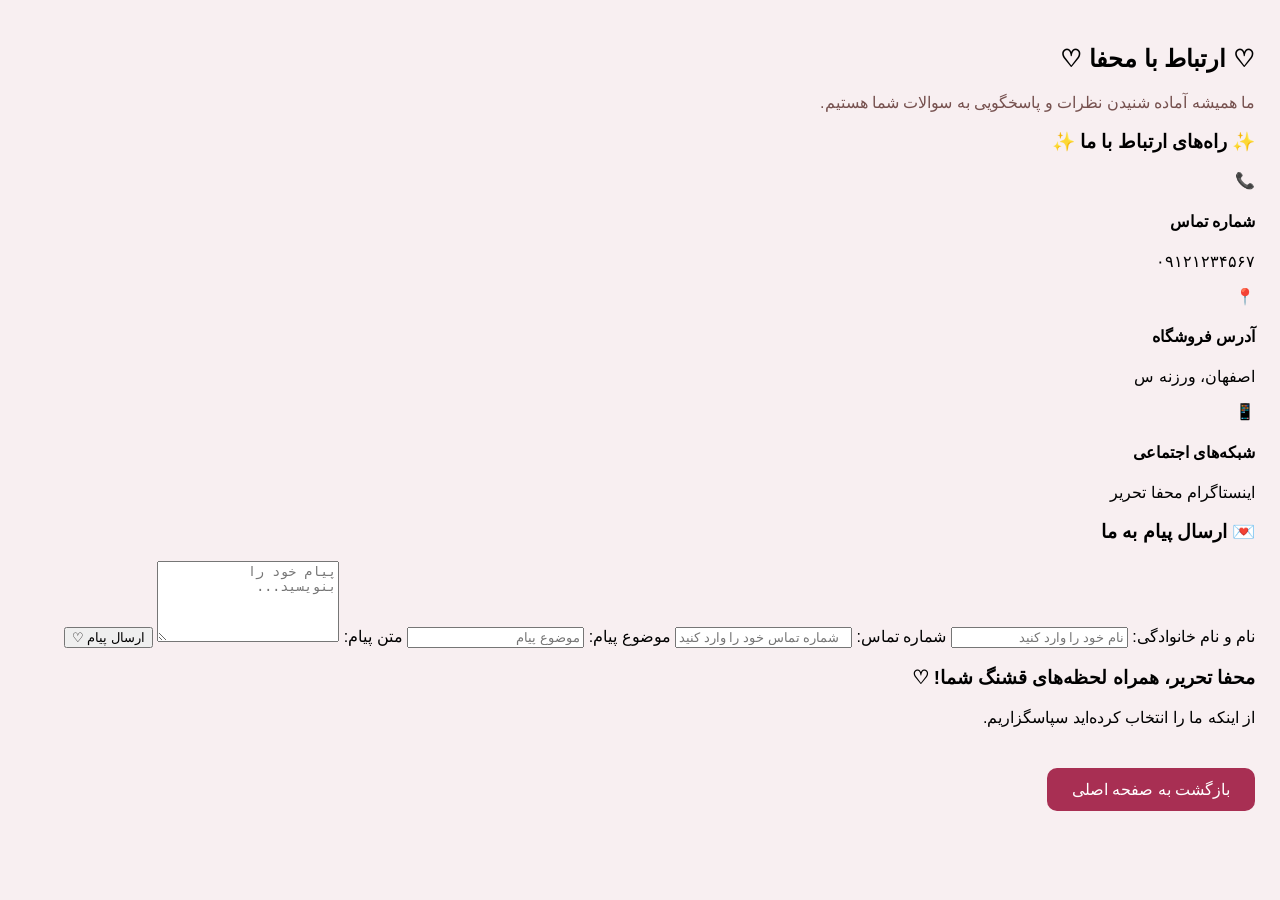
<file: artbat.html>
<!doctype html>
<html lang="fa" dir="rtl">
<head>
    <meta charset="utf-8">
    <meta name="viewport" content="width=device-width, initial-scale=1">
    <title>ارتباط با ما | محفا تحریر</title>
    <link rel="stylesheet" href=style-5.css>
</head>

<body>

<div class="contact-page">

    <h2>♡ ارتباط با محفا ♡</h2>

    <p class="description">
        ما همیشه آماده شنیدن نظرات و پاسخگویی به سوالات شما هستیم.
    </p>

    <h3>✨ راه‌های ارتباط با ما ✨</h3>

    <div class="contact-grid">

        <div class="contact-card">
            <div class="icon">📞</div>
            <h4>شماره تماس</h4>
            <p>۰۹۱۲۱۲۳۴۵۶۷</p>
        </div>

        <div class="contact-card">
            <div class="icon">📍</div>
            <h4>آدرس فروشگاه</h4>
            <p>اصفهان، ورزنه س</p>
        </div>

        <div class="contact-card">
            <div class="icon">📱</div>
            <h4>شبکه‌های اجتماعی</h4>
            <p>اینستاگرام محفا تحریر</p>
        </div>

    </div>

    <div class="contact-form">

        <h3>💌 ارسال پیام به ما</h3>

        <form>

            <label>نام و نام خانوادگی:</label>
            <input type="text" placeholder="نام خود را وارد کنید">

            <label>شماره تماس:</label>
            <input type="tel" placeholder="شماره تماس خود را وارد کنید">

            <label>موضوع پیام:</label>
            <input type="text" placeholder="موضوع پیام">

            <label>متن پیام:</label>
            <textarea rows="5" placeholder="پیام خود را بنویسید..."></textarea>

            <button type="submit">ارسال پیام ♡</button>

        </form>

    </div>

    <div class="contact-banner">
        <h3>محفا تحریر، همراه لحظه‌های قشنگ شما! ♡</h3>
        <p>از اینکه ما را انتخاب کرده‌اید سپاسگزاریم.</p>
    </div>

    <a href="index.html" class="back-home">
        بازگشت به صفحه اصلی
    </a>

</div>

</body>
</html>
</file>
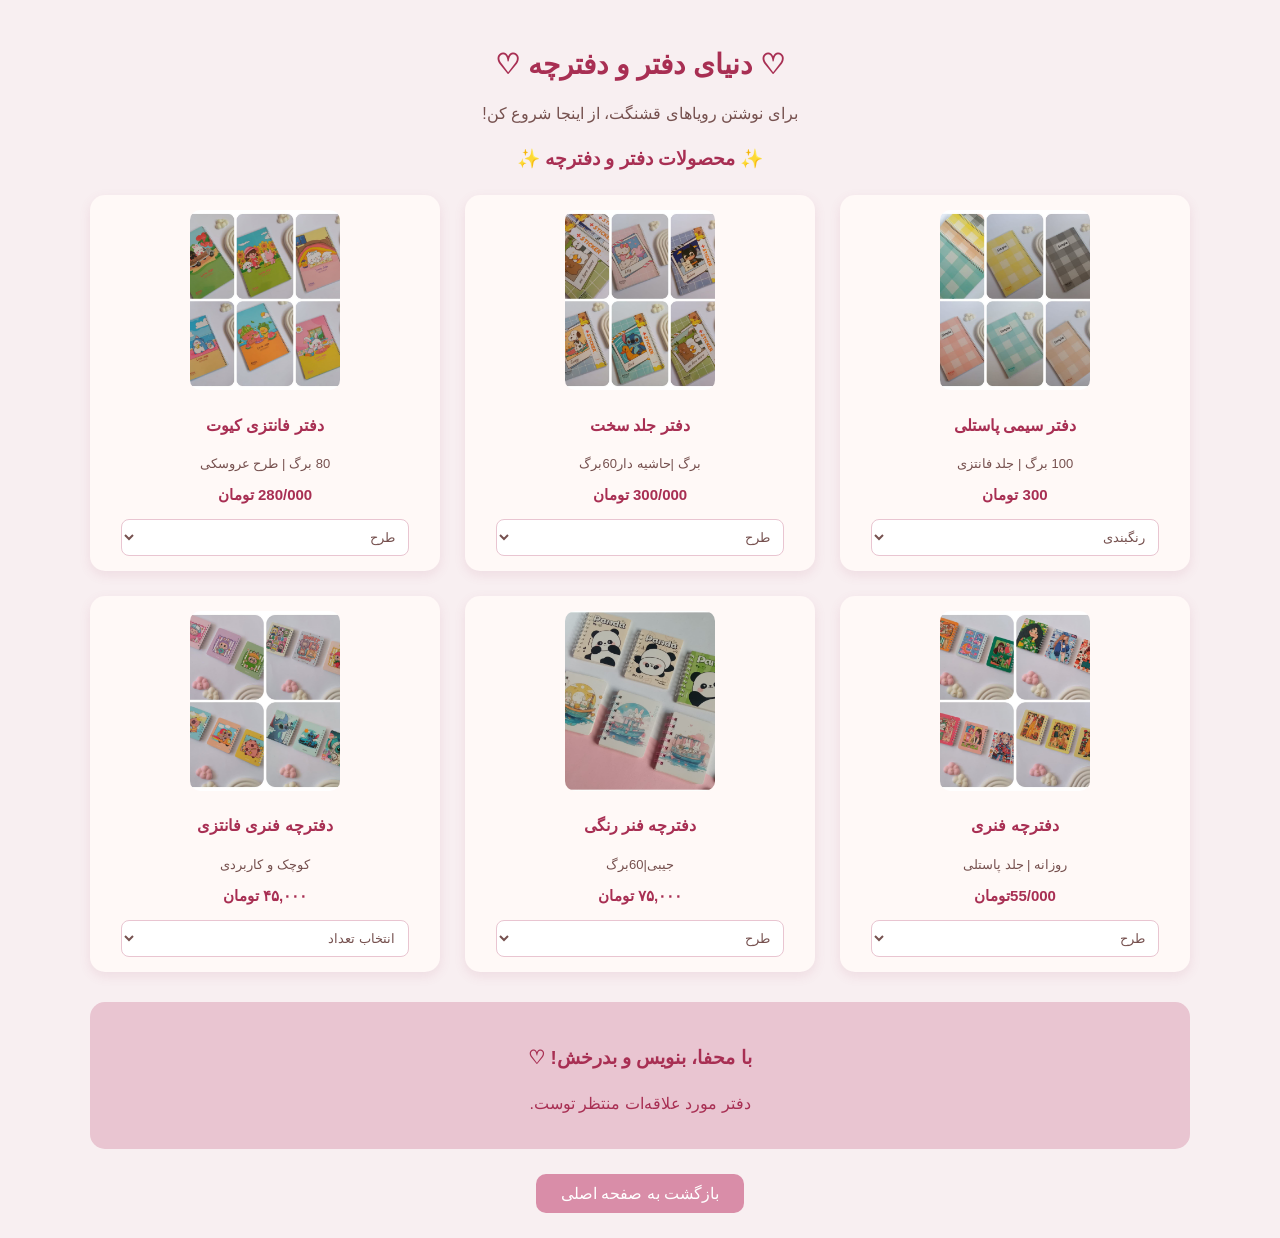
<file: daftar.html>
<!doctype html>
<html lang="fa" dir="rtl">

<head>
    <meta charset="utf-8">
    <meta name="viewport" content="width=device-width, initial-scale=1">
    <title>دفتر و دفترچه | محفا تحریر</title>
    <link rel="stylesheet" href="style-1.css">
</head>

<body>

    <div class="notebook-page">

        <h2>♡ دنیای دفتر و دفترچه ♡</h2>

        <p class="description">
            برای نوشتن رویاهای قشنگت، از اینجا شروع کن!
        </p>

        <h3>✨ محصولات دفتر و دفترچه ✨</h3>

        <div class="notebook-grid">

            <div class="notebook-card">
                <img src="67abf6e2-3511-4031-b8d6-132970fde6b1.jpg" class="img">
                <h4>دفتر سیمی پاستلی</h4>
                <p>100 برگ | جلد فانتزی</p>
                <p class="price">300 تومان</p>
                <select>
                    <option>رنگبندی </option>
                    <option>ابی</option>
                    <option>زرد</option>
                    <option>طوسی</option>
					<option>نارنجی</option>
                </select>
            </div>

            <div class="notebook-card">
                <img src="d1492d7c-e74a-48a1-a52e-ba90905afad7.jpg"  class="img">
                <h4>دفتر جلد سخت</h4>
                <p>برگ |حاشیه دار60برگ</p>
                <p class="price">300/000 تومان</p>
                <select>
                   <option>طرح</option>
                    <option>خرگوش</option>
                    <option>خرس</option>
                    <option>ادم برفی</option>
                </select>
            </div>

            <div class="notebook-card">
                <img src="51b519a8-e585-4034-ab97-c06a02648eac.jpg"  class="img">
                <h4>دفتر فانتزی کیوت</h4>
                <p>80 برگ | طرح عروسکی</p>
                <p class="price">280/000 تومان</p>
                <select>
                    <option>طرح</option>
                    <option>کیتی</option>
                    <option>اسپایدرمن</option>
                    <option> خرس های کله فندقی</option>
                </select>
            </div>

            <div class="notebook-card">
                <img src="4495f013-8e8f-47ae-9817-4f996203f92e.jpg"  class="img">
                <h4>دفترچه فنری</h4>
                <p>روزانه | جلد پاستلی</p>
                <p class="price">55/000تومان</p>
                <select>
                    <option>طرح</option>
                    <option>ارسال رندوم </option>
                   
                </select>
            </div>

            <div class="notebook-card">
                <img src="e6fd0b5e-c69b-4866-a256-105282b1aa74.jpg"  class="img">
                <h4>دفترچه فنر رنگی</h4>
                <p>جیبی|60برگ</p>
                <p class="price">۷۵,۰۰۰ تومان</p>
                <select>
                    <option>طرح</option>
                    <option>خرگوش</option>
                    <option>پاندا</option>
                </select>
            </div>

            <div class="notebook-card">
                <img src="ad214508-3d08-4897-b83d-f3724fc51d76.jpg" class="img">
                <h4>دفترچه فنری فانتزی</h4>
                <p>کوچک و کاربردی</p>
                <p class="price">۴۵,۰۰۰ تومان</p>
                <select>
                    <option>انتخاب تعداد</option>
                    <option>۱ عدد</option>
                    <option>۲ عدد</option>
                    <option>۳ عدد</option>
                </select>
            </div>

        </div>

        <div class="notebook-banner">
            <h3>با محفا، بنویس و بدرخش! ♡</h3>
            <p>دفتر مورد علاقه‌ات منتظر توست.</p>
        </div>

        <a href="index.html" class="back-home">
            بازگشت به صفحه اصلی
        </a>

    </div>

</body>
</html>
</file>
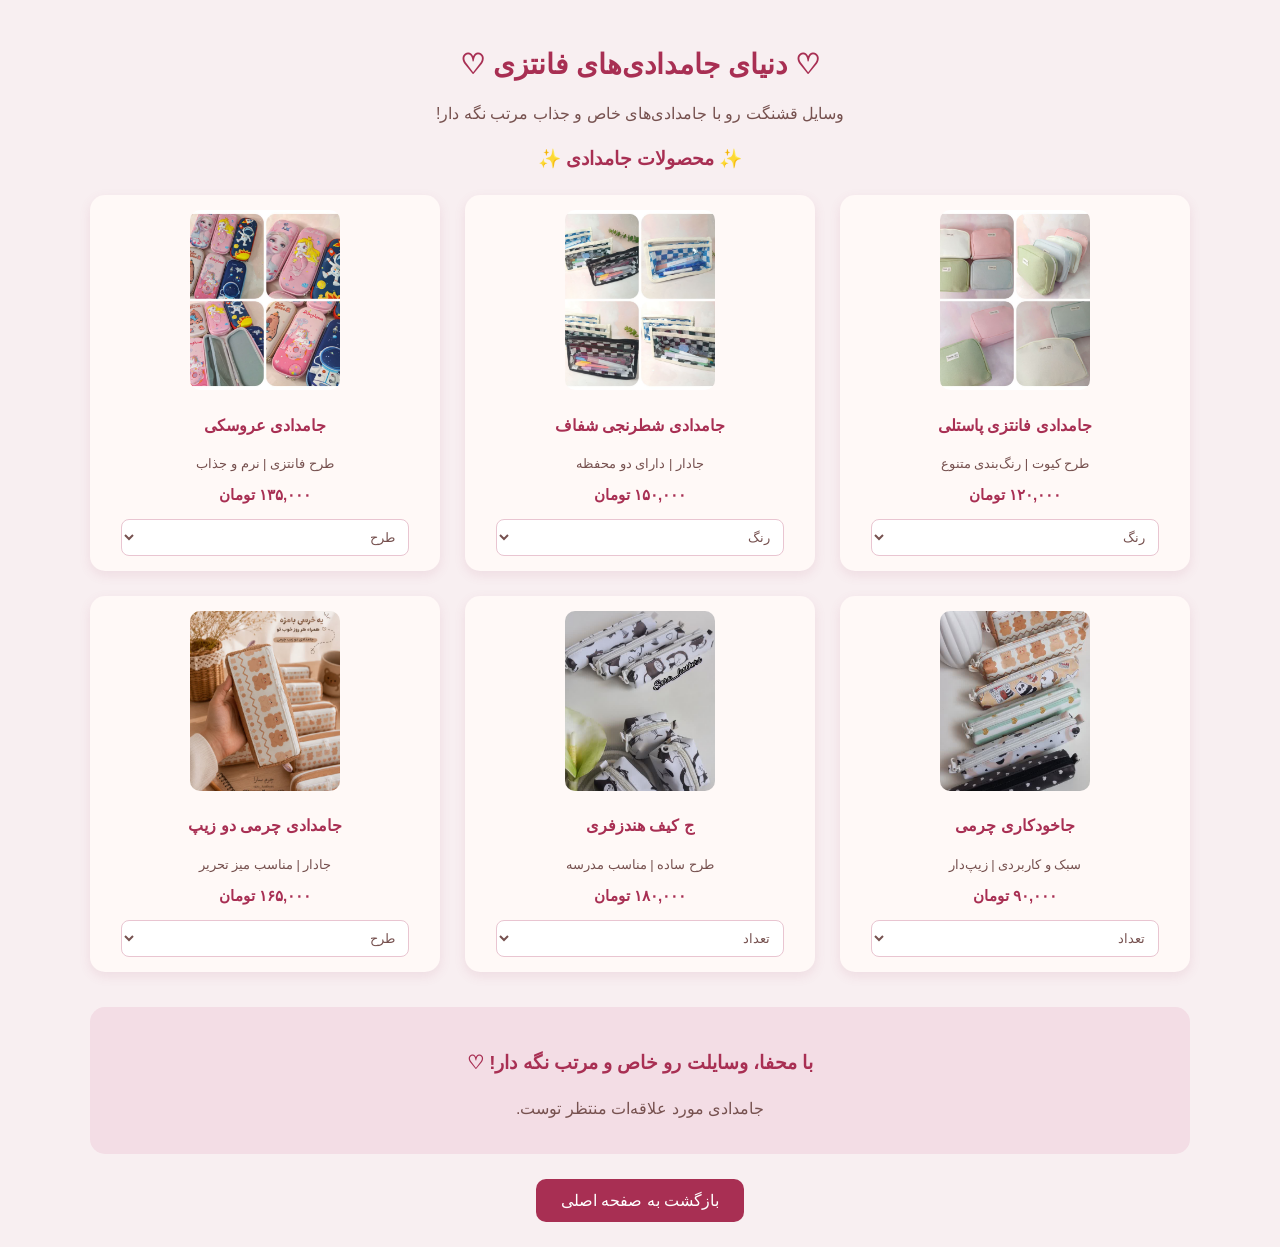
<file: jamadadi.html>
<!doctype html>
<html lang="fa" dir="rtl">
<head>
    <meta charset="utf-8">
    <meta name="viewport" content="width=device-width, initial-scale=1">
    <title>جامدادی | محفا تحریر</title>
    <link rel="stylesheet" href="style-2.css">
</head>

<body>

<div class="pencil-page">

    <h2>♡ دنیای جامدادی‌های فانتزی ♡</h2>

    <p class="description">
        وسایل قشنگت رو با جامدادی‌های خاص و جذاب مرتب نگه دار!
    </p>

    <h3>✨ محصولات جامدادی ✨</h3>

    <div class="pencil-grid">

        <div class="pencil-card">
            <img src="d4842d4d-4c5f-4562-8d45-1e5fcb094231.jpg">
            <h4>جامدادی فانتزی پاستلی</h4>
            <p>طرح کیوت | رنگ‌بندی متنوع</p>
            <p class="price">۱۲۰,۰۰۰ تومان</p>
            <select>
                <option>رنگ </option>
                <option>سبز</option>
                <option>ابی</option>
                <option>صورتی</option>
				<option>شیری</option>
            </select>
        </div>

        <div class="pencil-card">
            <img src="c85a422e-e4ce-4172-a3f7-c6a661f86600.jpg">
            <h4>جامدادی شطرنجی شفاف</h4>
            <p>جادار | دارای دو محفظه</p>
            <p class="price">۱۵۰,۰۰۰ تومان</p>
            <select>
                <option>رنگ</option>
                <option>ابی</option>
                <option>قهوه ای</option>
                <option>مشکی</option>
            </select>
        </div>

        <div class="pencil-card">
            <img src="1619f45f-3168-450e-add3-ac724f31a11b.jpg">
            <h4>جامدادی عروسکی</h4>
            <p>طرح فانتزی | نرم و جذاب</p>
            <p class="price">۱۳۵,۰۰۰ تومان</p>
            <select>
                <option>طرح</option>
                <option>دخنرانه</option>
                <option>پسرانه</option>
            </select>
        </div>

        <div class="pencil-card">
            <img src="0386cad9-ec16-455f-be0c-31a0b8d1dc35.jpg">
            <h4>جاخودکاری چرمی</h4>
            <p>سبک و کاربردی | زیپ‌دار</p>
            <p class="price">۹۰,۰۰۰ تومان</p>
            <select>
               <option>تعداد</option>
                <option>1</option>
                <option>2</option>
                <option>3</option>
            </select>
        </div>

        <div class="pencil-card">
            <img src="80a059dd-5435-4552-9152-095eeac2d079.jpg">
            <h4>ج کیف هندزفری</h4>
            <p>طرح ساده | مناسب مدرسه</p>
            <p class="price">۱۸۰,۰۰۰ تومان</p>
            <select>
                <option>تعداد</option>
                <option>1</option>
                <option>2</option>
                <option>3</option>
            </select>
        </div>

        <div class="pencil-card">
            <img src="c140ecf9-d38d-4660-9342-58f1bc6abcb6.jpg">
            <h4>جامدادی چرمی دو زیپ</h4>
            <p>جادار | مناسب میز تحریر</p>
            <p class="price">۱۶۵,۰۰۰ تومان</p>
            <select>
                <option>طرح </option>
                <option>خرسی</option>
            </select>
        </div>

    </div>

    <div class="pencil-banner">
        <h3>با محفا، وسایلت رو خاص و مرتب نگه دار! ♡</h3>
        <p>جامدادی مورد علاقه‌ات منتظر توست.</p>
    </div>

    <a href="index.html" class="back-home">
        بازگشت به صفحه اصلی
    </a>

</div>

</body>
</html>
</file>
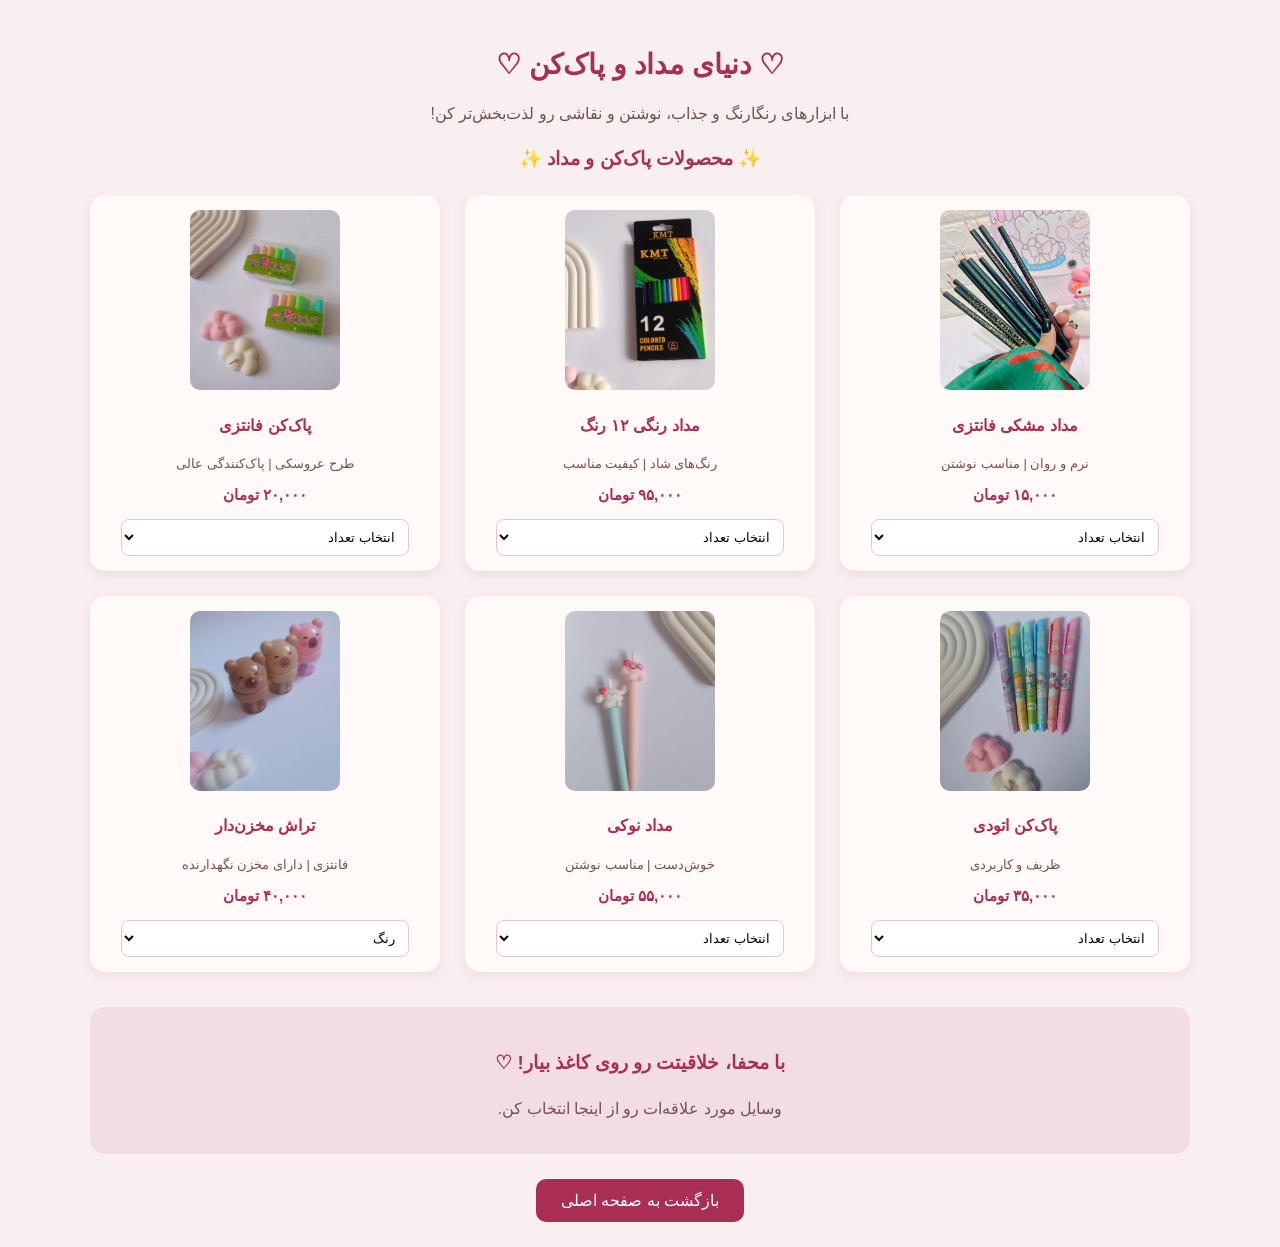
<file: medad.html>
<!doctype html>
<html lang="fa" dir="rtl">
<head>
    <meta charset="utf-8">
    <meta name="viewport" content="width=device-width, initial-scale=1">
    <title>پاک‌کن و مداد | محفا تحریر</title>
    <link rel="stylesheet" href="style-3.css">
</head>

<body>

<div class="pen-page">

    <h2>♡ دنیای مداد و پاک‌کن ♡</h2>

    <p class="description">
        با ابزارهای رنگارنگ و جذاب، نوشتن و نقاشی رو لذت‌بخش‌تر کن!
    </p>

    <h3>✨ محصولات پاک‌کن و مداد ✨</h3>

    <div class="pen-grid">

        <div class="pen-card">
            <img src="711fa419-4ff9-4bd1-84a0-7e61385b6a15.jpg">
            <h4>مداد مشکی فانتزی</h4>
            <p>نرم و روان | مناسب نوشتن</p>
            <p class="price">۱۵,۰۰۰ تومان</p>
            <select>
                <option>انتخاب تعداد</option>
                <option>۱ عدد</option>
                <option>۲ عدد</option>
                <option>۳ عدد</option>
            </select>
        </div>

        <div class="pen-card">
            <img src="15aa4643-a0bd-4e56-a929-bd692fb696a7.jpg">
            <h4>مداد رنگی ۱۲ رنگ</h4>
            <p>رنگ‌های شاد | کیفیت مناسب</p>
            <p class="price">۹۵,۰۰۰ تومان</p>
            <select>
                <option>انتخاب تعداد</option>
                <option>۱ عدد</option>
                <option>۲ عدد</option>
                <option>۳ عدد</option>
            </select>
        </div>

        <div class="pen-card">
            <img src="63e4abae-f7e2-4aba-904d-14114fc978ac.jpg">
            <h4>پاک‌کن فانتزی</h4>
            <p>طرح عروسکی | پاک‌کنندگی عالی</p>
            <p class="price">۲۰,۰۰۰ تومان</p>
            <select>
                <option>انتخاب تعداد</option>
                <option>۱ عدد</option>
                <option>۲ عدد</option>
                <option>۳ عدد</option>
            </select>
        </div>

        <div class="pen-card">
            <img src="25c38f41-01a3-4038-ae02-62d2d4f5f901.jpg">
            <h4>پاک‌کن اتودی</h4>
            <p>ظریف و کاربردی</p>
            <p class="price">۳۵,۰۰۰ تومان</p>
            <select>
                <option>انتخاب تعداد</option>
                <option>۱ عدد</option>
                <option>۲ عدد</option>
                <option>۳ عدد</option>
            </select>
        </div>

        <div class="pen-card">
            <img src="a629eea0-46bd-4820-bcef-f60e175af5a9.jpg">
            <h4>مداد نوکی</h4>
            <p>خوش‌دست | مناسب نوشتن</p>
            <p class="price">۵۵,۰۰۰ تومان</p>
            <select>
                <option>انتخاب تعداد</option>
                <option>۱ عدد</option>
                <option>۲ عدد</option>
                <option>۳ عدد</option>
            </select>
        </div>

        <div class="pen-card">
            <img src="6284bf6f-8304-46bd-8545-c62fb2fce106.jpg">
            <h4>تراش مخزن‌دار</h4>
            <p>فانتزی | دارای مخزن نگهدارنده</p>
            <p class="price">۴۰,۰۰۰ تومان</p>
            <select>
                <option>رنگ </option>
                <option>صورتی</option>
                <option>قهوه ای</option>
                <option>کرمی</option>
            </select>
        </div>

    </div>

    <div class="pen-banner">
        <h3>با محفا، خلاقیتت رو روی کاغذ بیار! ♡</h3>
        <p>وسایل مورد علاقه‌ات رو از اینجا انتخاب کن.</p>
    </div>

    <a href="index.html" class="back-home">
        بازگشت به صفحه اصلی
    </a>

</div>

</body>
</html>
</file>
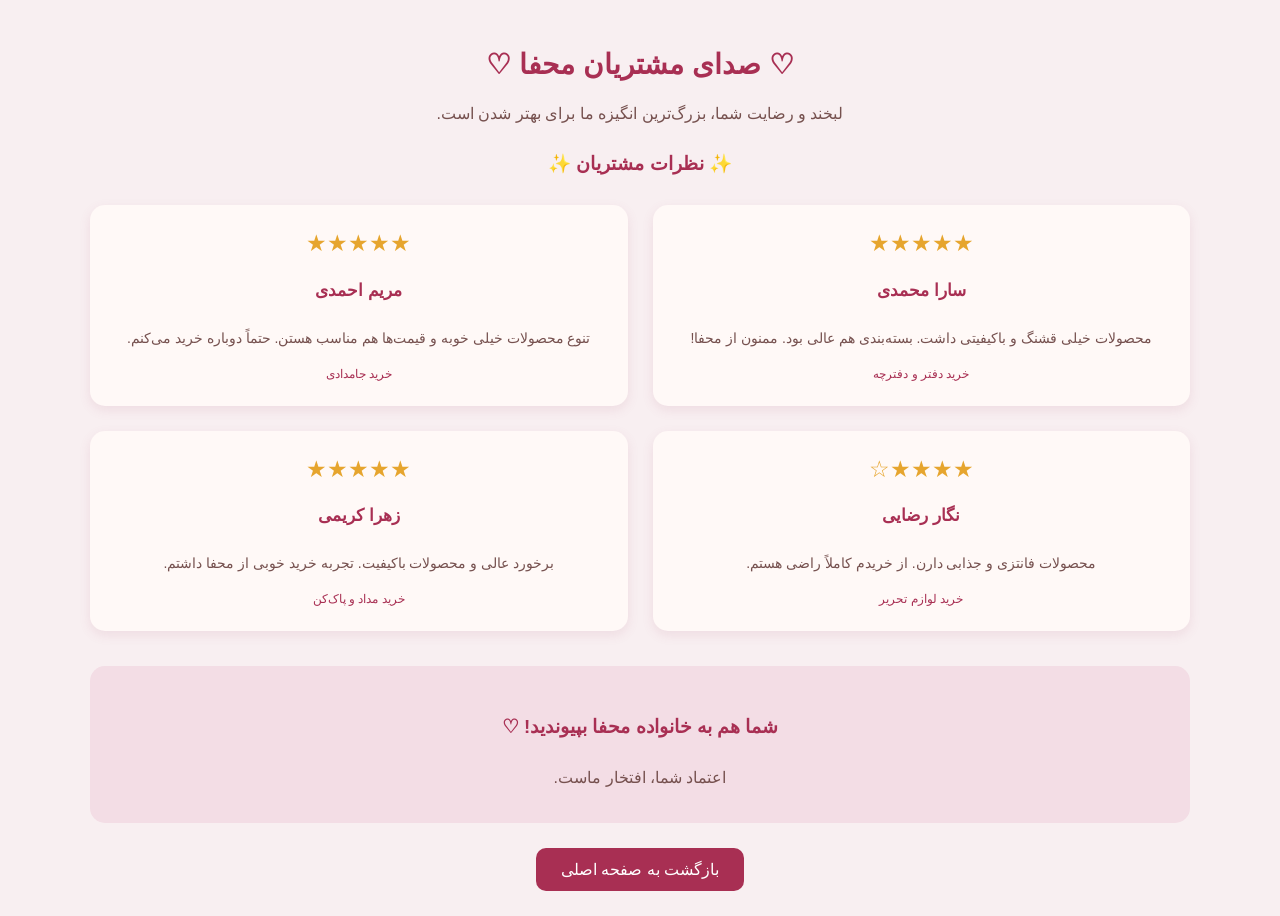
<file: seda.html>
<!doctype html>
<html lang="fa" dir="rtl">
<head>
    <meta charset="utf-8">
    <meta name="viewport" content="width=device-width, initial-scale=1">
    <title>رضایت مشتری | محفا تحریر</title>
    <link rel="stylesheet" href="style-4.css">
</head>

<body>

<div class="review-page">

    <h2>♡ صدای مشتریان محفا ♡</h2>

    <p class="description">
        لبخند و رضایت شما، بزرگ‌ترین انگیزه ما برای بهتر شدن است.
    </p>

    <h3>✨ نظرات مشتریان ✨</h3>

    <div class="review-grid">

        <div class="review-card">
            <div class="stars">★★★★★</div>
            <h4>سارا محمدی</h4>
            <p>
                محصولات خیلی قشنگ و باکیفیتی داشت.
                بسته‌بندی هم عالی بود. ممنون از محفا!
            </p>
            <span>خرید دفتر و دفترچه</span>
        </div>

        <div class="review-card">
            <div class="stars">★★★★★</div>
            <h4>مریم احمدی</h4>
            <p>
                تنوع محصولات خیلی خوبه و قیمت‌ها هم
                مناسب هستن. حتماً دوباره خرید می‌کنم.
            </p>
            <span>خرید جامدادی</span>
        </div>

        <div class="review-card">
            <div class="stars">★★★★☆</div>
            <h4>نگار رضایی</h4>
            <p>
                محصولات فانتزی و جذابی دارن.
                از خریدم کاملاً راضی هستم.
            </p>
            <span>خرید لوازم تحریر</span>
        </div>

        <div class="review-card">
            <div class="stars">★★★★★</div>
            <h4>زهرا کریمی</h4>
            <p>
                برخورد عالی و محصولات باکیفیت.
                تجربه خرید خوبی از محفا داشتم.
            </p>
            <span>خرید مداد و پاک‌کن</span>
        </div>

    </div>

    <div class="review-banner">
        <h3>شما هم به خانواده محفا بپیوندید! ♡</h3>
        <p>اعتماد شما، افتخار ماست.</p>
    </div>

    <a href="index.html" class="back-home">
        بازگشت به صفحه اصلی
    </a>

</div>

</body>
</html>
</file>
<file: style-1.css>
body {
    margin: 0;
    padding: 25px;
    background-color: #F8EFF1;
    font-family: Tahoma, sans-serif;
    direction: rtl;
}

.notebook-page {
    max-width: 1100px;
    margin: auto;
    text-align: center;
}

.notebook-page h2 {
    color: #A82F53;
    font-size: 28px;
}

.description {
    color: #76514F;
    font-size: 16px;
}

.notebook-page h3 {
    color: #A82F53;
    margin: 25px 0;
}

.notebook-grid {
    display: grid;
    grid-template-columns: repeat(3, 1fr);
    gap: 25px;
}

.notebook-card {
    position: relative;
    background-color: #FFF9F7;
    padding: 15px;
    border-radius: 15px;
    box-shadow: 0 4px 12px rgba(174,79,112,0.12);
    transition: 0.3s;
}

.notebook-card:hover {
    transform: translateY(-7px);
    box-shadow: 0 7px 18px rgba(174,79,112,0.22);
}

.notebook-card img {
    width: 150px;
    height: 180px;
    object-fit: cover;
    border-radius: 10px;
}

.notebook-card h4 {
    color: #A82F53;
    font-size: 16px;
}

.notebook-card p {
    color: #76514F;
    font-size: 13px;
}

.notebook-card .price {
    color: #A82F53;
    font-weight: bold;
    font-size: 15px;
}

.notebook-card select {
    width: 90%;
    padding: 9px;
    border: 1px solid #E9C5D1;
    border-radius: 8px;
    background-color: white;
    color: #76514F;
}

.notebook-banner {
    background-color: #E9C5D1;
    color: #A82F53;
    padding: 20px;
    margin-top: 30px;
    border-radius: 15px;
}

.back-home {
    display: inline-block;
    margin-top: 25px;
    padding: 10px 25px;
    background-color: #D98DA8;
    color: white;
    text-decoration: none;
    border-radius: 10px;
}

.back-home:hover {
    background-color: #A82F53;
}

@media (max-width: 700px) {
    .notebook-grid {
        grid-template-columns: repeat(2, 1fr);
    }
}

@media (max-width: 450px) {
    .notebook-grid {
        grid-template-columns: 1fr;
    }
}
</file>
<file: style-2.css>
body {
    margin: 0;
    padding: 25px;
    background-color: #F8EFF1;
    font-family: Tahoma, sans-serif;
    direction: rtl;
}

.pencil-page {
    max-width: 1100px;
    margin: auto;
    text-align: center;
}

.pencil-page h2 {
    color: #A82F53;
    font-size: 28px;
}

.description {
    color: #76514F;
    font-size: 16px;
}

.pencil-page h3 {
    color: #A82F53;
    margin: 25px 0;
}

.pencil-grid {
    display: grid;
    grid-template-columns: repeat(3, 1fr);
    gap: 25px;
}

.pencil-card {
    position: relative;
    background-color: #FFF9F7;
    padding: 15px;
    border-radius: 15px;
    box-shadow: 0 4px 12px rgba(174,79,112,0.12);
    transition: 0.3s;
}

.pencil-card:hover {
    transform: translateY(-7px);
    box-shadow: 0 7px 18px rgba(174,79,112,0.22);
}

.pencil-card img {
    width: 150px;
    height: 180px;
    object-fit: cover;
    border-radius: 10px;
}

.pencil-card h4 {
    color: #A82F53;
    font-size: 16px;
}

.pencil-card p {
    color: #76514F;
    font-size: 13px;
}

.pencil-card .price {
    color: #A82F53;
    font-weight: bold;
    font-size: 15px;
}

.pencil-card select {
    width: 90%;
    padding: 9px;
    border: 1px solid #E9C5D1;
    border-radius: 8px;
    background-color: white;
    color: #76514F;
    cursor: pointer;
}

.pencil-banner {
    background-color: #F3DDE5;
    padding: 20px;
    margin-top: 35px;
    border-radius: 15px;
}

.pencil-banner h3 {
    color: #A82F53;
}

.pencil-banner p {
    color: #76514F;
}

.back-home {
    display: inline-block;
    margin-top: 25px;
    padding: 12px 25px;
    background-color: #A82F53;
    color: white;
    text-decoration: none;
    border-radius: 10px;
    transition: 0.3s;
}

.back-home:hover {
    background-color: #76203B;
}

/* نمایش در موبایل */

@media (max-width: 768px) {
    .pencil-grid {
        grid-template-columns: repeat(2, 1fr);
        gap: 15px;
    }
}

@media (max-width: 480px) {
    .pencil-grid {
        grid-template-columns: 1fr;
    }
}
</file>
<file: style-3.css>
body {
    margin: 0;
    padding: 25px;
    background-color: #F8EFF1;
    font-family: Tahoma, sans-serif;
    direction: rtl;
}

.pen-page {
    max-width: 1100px;
    margin: auto;
    text-align: center;
}

.pen-page h2 {
    color: #A82F53;
    font-size: 28px;
}

.description {
    color: #76514F;
    font-size: 16px;
}

.pen-page h3 {
    color: #A82F53;
    margin: 25px 0;
}

.pen-grid {
    display: grid;
    grid-template-columns: repeat(3, 1fr);
    gap: 25px;
}

.pen-card {
    background-color: #FFF9F7;
    padding: 15px;
    border-radius: 15px;
    box-shadow: 0 4px 12px rgba(174,79,112,0.12);
    transition: 0.3s;
}

.pen-card:hover {
    transform: translateY(-7px);
    box-shadow: 0 7px 18px rgba(174,79,112,0.22);
}

.pen-card img {
    width: 150px;
    height: 180px;
    object-fit: cover;
    border-radius: 10px;
}

.pen-card h4 {
    color: #A82F53;
    font-size: 16px;
}

.pen-card p {
    color: #76514F;
    font-size: 13px;
}

.pen-card .price {
    color: #A82F53;
    font-weight: bold;
    font-size: 15px;
}

.pen-card select {
    width: 90%;
    padding: 9px;
    border: 1px solid #E9C5D1;
    border-radius: 8px;
    background-color: white;
    cursor: pointer;
}

.pen-banner {
    background-color: #F3DDE5;
    padding: 20px;
    margin-top: 35px;
    border-radius: 15px;
}

.pen-banner h3 {
    color: #A82F53;
}

.pen-banner p {
    color: #76514F;
}

.back-home {
    display: inline-block;
    margin-top: 25px;
    padding: 12px 25px;
    background-color: #A82F53;
    color: white;
    text-decoration: none;
    border-radius: 10px;
}

.back-home:hover {
    background-color: #76203B;
}

@media (max-width: 768px) {
    .pen-grid {
        grid-template-columns: repeat(2, 1fr);
    }
}

@media (max-width: 480px) {
    .pen-grid {
        grid-template-columns: 1fr;
    }
}
</file>
<file: style-4.css>
body {
    margin: 0;
    padding: 25px;
    background-color: #F8EFF1;
    font-family: Tahoma, sans-serif;
    direction: rtl;
}

.review-page {
    max-width: 1100px;
    margin: auto;
    text-align: center;
}

.review-page h2 {
    color: #A82F53;
    font-size: 28px;
}

.description {
    color: #76514F;
    font-size: 16px;
}

.review-page h3 {
    color: #A82F53;
    margin: 30px 0;
}

.review-grid {
    display: grid;
    grid-template-columns: repeat(2, 1fr);
    gap: 25px;
}

.review-card {
    background-color: #FFF9F7;
    padding: 25px;
    border-radius: 15px;
    box-shadow: 0 4px 12px rgba(174,79,112,0.12);
    transition: 0.3s;
}

.review-card:hover {
    transform: translateY(-6px);
    box-shadow: 0 7px 18px rgba(174,79,112,0.22);
}

.stars {
    color: #E6A52E;
    font-size: 23px;
    margin-bottom: 12px;
}

.review-card h4 {
    color: #A82F53;
    font-size: 17px;
}

.review-card p {
    color: #76514F;
    font-size: 14px;
    line-height: 2;
}

.review-card span {
    display: block;
    color: #A82F53;
    font-size: 12px;
    margin-top: 15px;
}

.review-banner {
    background-color: #F3DDE5;
    padding: 20px;
    margin-top: 35px;
    border-radius: 15px;
}

.review-banner h3 {
    color: #A82F53;
}

.review-banner p {
    color: #76514F;
}

.back-home {
    display: inline-block;
    margin-top: 25px;
    padding: 12px 25px;
    background-color: #A82F53;
    color: white;
    text-decoration: none;
    border-radius: 10px;
}

.back-home:hover {
    background-color: #76203B;
}

@media (max-width: 600px) {
    .review-grid {
        grid-template-columns: 1fr;
    }
}
</file>
